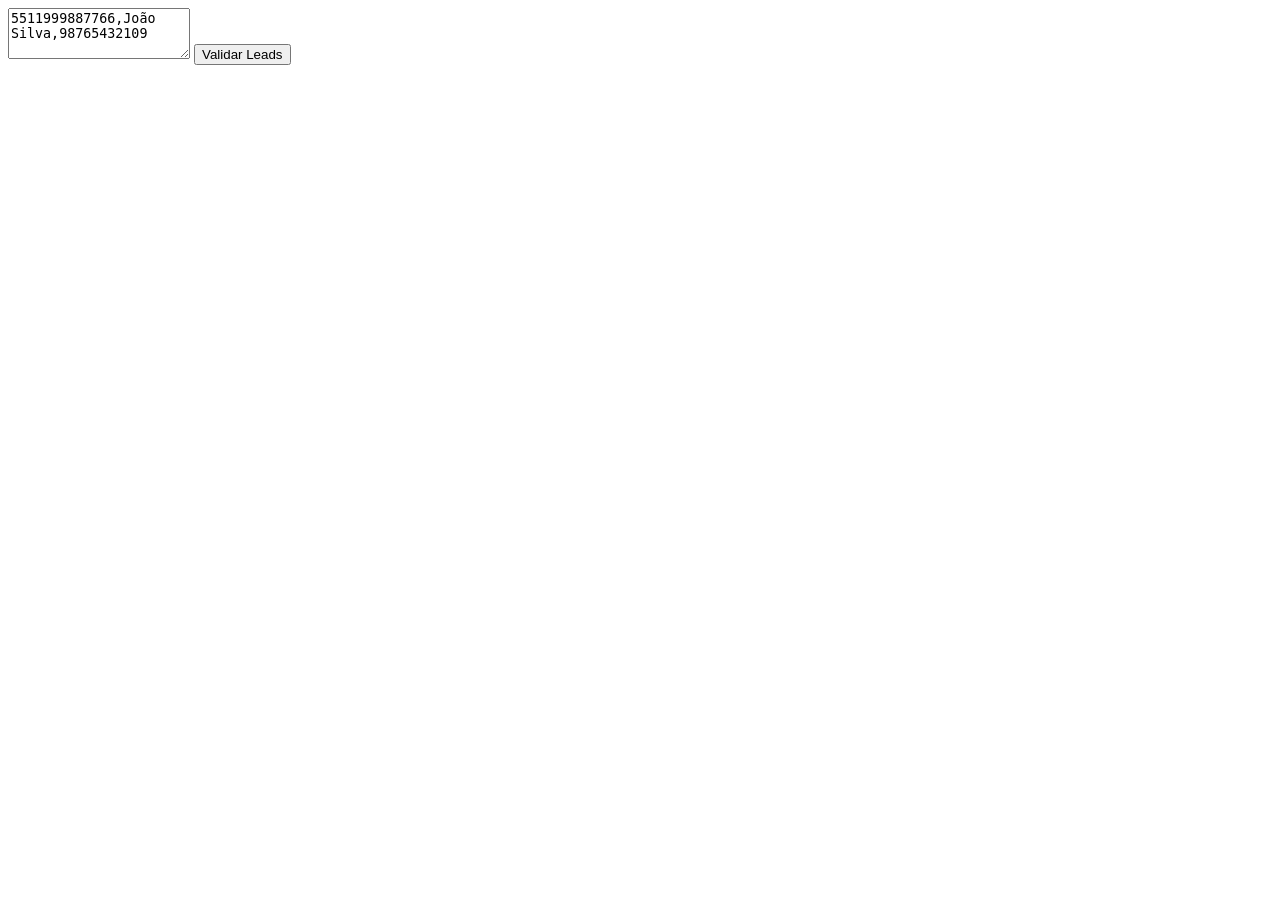
<file: debug_validate_button.html>
<!DOCTYPE html>
<html>
<head>
    <title>Debug Validate Button</title>
</head>
<body>
    <textarea id="leadsInput" rows="3">5511999887766,João Silva,98765432109</textarea>
    <button id="validateLeadsBtn">Validar Leads</button>
    <div id="result"></div>

    <script>
    document.addEventListener('DOMContentLoaded', function() {
        console.log('DOM loaded');
        
        const btn = document.getElementById('validateLeadsBtn');
        console.log('Button found:', btn);
        
        if (btn) {
            btn.addEventListener('click', async function() {
                console.log('Button clicked');
                const result = document.getElementById('result');
                result.innerHTML = 'Testing...';
                
                const leadsText = document.getElementById('leadsInput').value.trim();
                console.log('Leads text:', leadsText);
                
                try {
                    const response = await fetch('/api/validate-leads', {
                        method: 'POST',
                        headers: {
                            'Content-Type': 'application/json'
                        },
                        body: JSON.stringify({ leads: leadsText })
                    });
                    
                    const data = await response.json();
                    console.log('Response:', data);
                    result.innerHTML = JSON.stringify(data, null, 2);
                } catch (error) {
                    console.error('Error:', error);
                    result.innerHTML = 'Error: ' + error.message;
                }
            });
        } else {
            console.error('Button not found!');
        }
    });
    </script>
</body>
</html>
</file>
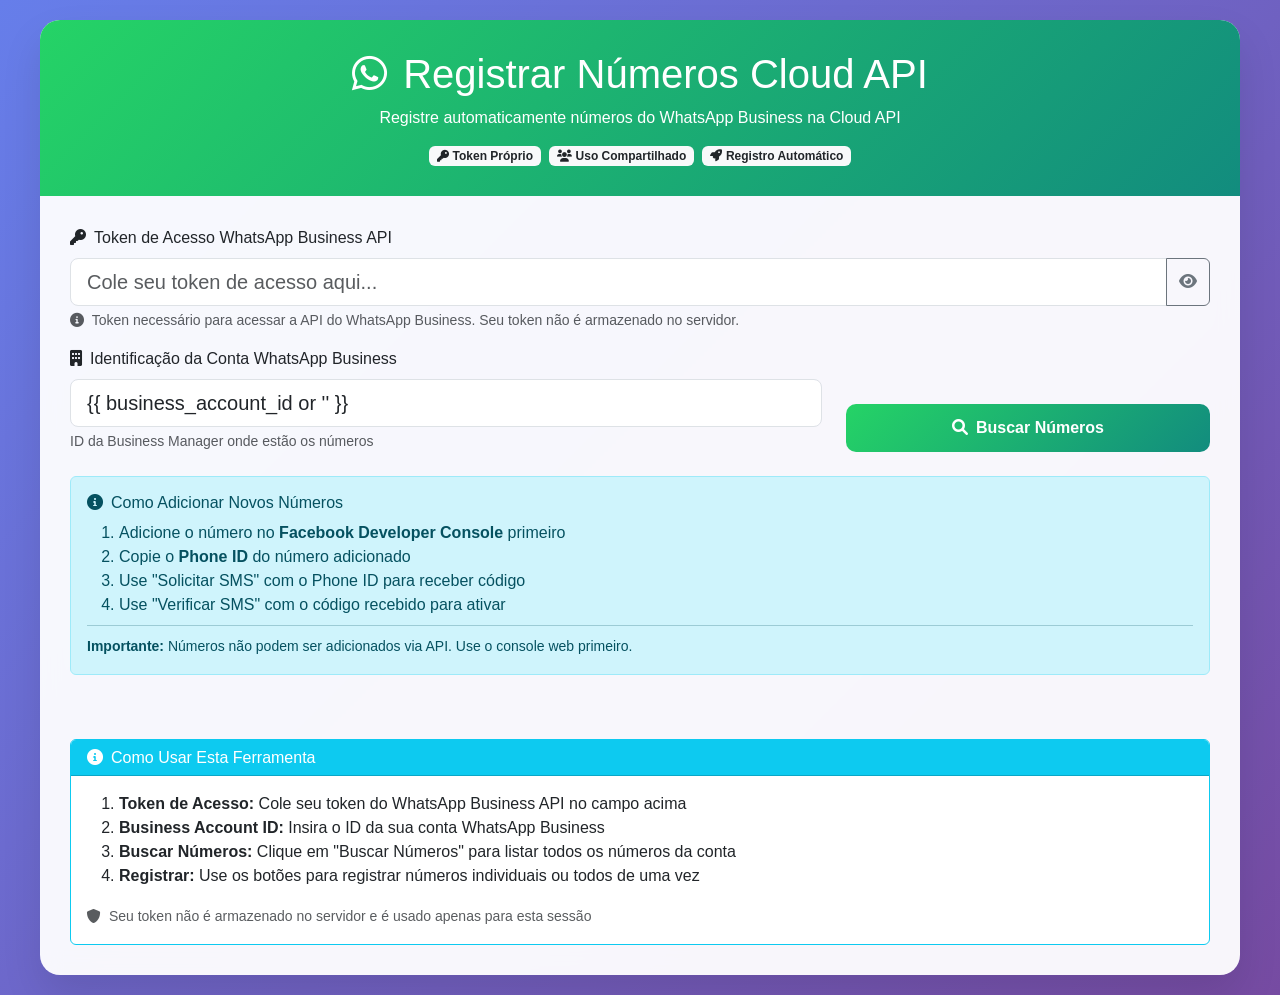
<file: templates/registrar.html>
<!DOCTYPE html>
<html lang="pt-BR">
<head>
    <meta charset="UTF-8">
    <meta name="viewport" content="width=device-width, initial-scale=1.0">
    <title>Registrar Números Cloud API - WhatsApp Business</title>
    <link href="https://cdn.jsdelivr.net/npm/bootstrap@5.3.0/dist/css/bootstrap.min.css" rel="stylesheet">
    <link href="https://cdnjs.cloudflare.com/ajax/libs/font-awesome/6.0.0/css/all.min.css" rel="stylesheet">
    <style>
        body {
            background: linear-gradient(135deg, #667eea 0%, #764ba2 100%);
            min-height: 100vh;
            font-family: 'Segoe UI', Tahoma, Geneva, Verdana, sans-serif;
        }
        .main-container {
            background: rgba(255, 255, 255, 0.95);
            border-radius: 20px;
            box-shadow: 0 20px 40px rgba(0,0,0,0.1);
            backdrop-filter: blur(10px);
            margin: 20px auto;
            max-width: 1200px;
        }
        .header-section {
            background: linear-gradient(135deg, #25D366 0%, #128C7E 100%);
            color: white;
            border-radius: 20px 20px 0 0;
            padding: 30px;
            text-align: center;
        }
        .form-section {
            padding: 30px;
        }
        .phone-card {
            border: 2px solid #e9ecef;
            border-radius: 15px;
            padding: 20px;
            margin-bottom: 20px;
            transition: all 0.3s ease;
        }
        .phone-card.verified {
            border-color: #28a745;
            background: rgba(40, 167, 69, 0.05);
        }
        .phone-card.pending {
            border-color: #ffc107;
            background: rgba(255, 193, 7, 0.05);
        }
        .phone-card.error {
            border-color: #dc3545;
            background: rgba(220, 53, 69, 0.05);
        }
        .status-badge {
            font-size: 0.8rem;
            padding: 5px 10px;
            border-radius: 20px;
        }
        .loading-spinner {
            display: none;
        }
        .progress-section {
            display: none;
            margin-top: 20px;
        }
        .btn-register {
            background: linear-gradient(135deg, #25D366 0%, #128C7E 100%);
            border: none;
            border-radius: 10px;
            padding: 12px 30px;
            color: white;
            font-weight: 600;
            transition: all 0.3s ease;
        }
        .btn-register:hover {
            transform: translateY(-2px);
            box-shadow: 0 5px 15px rgba(37, 211, 102, 0.3);
            color: white;
        }
        .phone-list {
            max-height: 600px;
            overflow-y: auto;
        }
    </style>
</head>
<body>
    <div class="container-fluid">
        <div class="main-container">
            <div class="header-section">
                <h1><i class="fab fa-whatsapp me-3"></i>Registrar Números Cloud API</h1>
                <p class="mb-0">Registre automaticamente números do WhatsApp Business na Cloud API</p>
                <div class="mt-3">
                    <div class="d-flex gap-2 justify-content-center">
                        <span class="badge bg-light text-dark"><i class="fas fa-key me-1"></i>Token Próprio</span>
                        <span class="badge bg-light text-dark"><i class="fas fa-users me-1"></i>Uso Compartilhado</span>
                        <span class="badge bg-light text-dark"><i class="fas fa-rocket me-1"></i>Registro Automático</span>
                    </div>
                </div>
            </div>

            <div class="form-section">
                <!-- Formulário de Busca -->
                <div class="row mb-4">
                    <div class="col-md-12 mb-3">
                        <label for="access_token" class="form-label">
                            <i class="fas fa-key me-2"></i>Token de Acesso WhatsApp Business API
                        </label>
                        <div class="input-group">
                            <input type="password" 
                                   class="form-control form-control-lg" 
                                   id="access_token" 
                                   placeholder="Cole seu token de acesso aqui...">
                            <button class="btn btn-outline-secondary" type="button" onclick="toggleTokenVisibility()">
                                <i class="fas fa-eye" id="toggleIcon"></i>
                            </button>
                        </div>
                        <div class="form-text">
                            <i class="fas fa-info-circle me-1"></i>
                            Token necessário para acessar a API do WhatsApp Business. Seu token não é armazenado no servidor.
                        </div>
                    </div>
                    <div class="col-md-8">
                        <label for="business_account_id" class="form-label">
                            <i class="fas fa-building me-2"></i>Identificação da Conta WhatsApp Business
                        </label>
                        <input type="text" 
                               class="form-control form-control-lg" 
                               id="business_account_id" 
                               placeholder="Ex: 639849885789886"
                               value="{{ business_account_id or '' }}">
                        <div class="form-text">ID da Business Manager onde estão os números</div>
                    </div>
                    <div class="col-md-4 d-flex align-items-end">
                        <button class="btn btn-register w-100" onclick="buscarNumeros()">
                            <i class="fas fa-search me-2"></i>Buscar Números
                        </button>
                    </div>
                </div>

                <div class="alert alert-info mb-3">
                    <h6 class="alert-heading"><i class="fas fa-info-circle me-2"></i>Como Adicionar Novos Números</h6>
                    <ol class="mb-0">
                        <li>Adicione o número no <strong>Facebook Developer Console</strong> primeiro</li>
                        <li>Copie o <strong>Phone ID</strong> do número adicionado</li>
                        <li>Use "Solicitar SMS" com o Phone ID para receber código</li>
                        <li>Use "Verificar SMS" com o código recebido para ativar</li>
                    </ol>
                    <hr class="my-2">
                    <small><strong>Importante:</strong> Números não podem ser adicionados via API. Use o console web primeiro.</small>
                </div>

                <!-- Loading -->
                <div class="loading-spinner text-center">
                    <div class="spinner-border text-success" role="status">
                        <span class="visually-hidden">Carregando...</span>
                    </div>
                    <p class="mt-3">Buscando números na Business Manager...</p>
                </div>

                <!-- Progress Section -->
                <div class="progress-section">
                    <h5><i class="fas fa-cogs me-2"></i>Progresso do Registro</h5>
                    <div class="progress mb-3">
                        <div class="progress-bar bg-success" role="progressbar" style="width: 0%"></div>
                    </div>
                    <div class="progress-text">Preparando...</div>
                </div>

                <!-- Lista de Números -->
                <div id="phone-results" class="phone-list"></div>

                <!-- Ações em Massa -->
                <div id="mass-actions" class="mt-4" style="display: none;">
                    <div class="d-flex gap-3 justify-content-center">
                        <button class="btn btn-register btn-lg" onclick="registrarTodos()">
                            <i class="fas fa-rocket me-2"></i>Registrar Todos na Cloud API
                        </button>
                        <button class="btn btn-outline-secondary btn-lg" onclick="verificarTodos()">
                            <i class="fas fa-sync me-2"></i>Verificar Status
                        </button>
                        <button class="btn btn-warning btn-lg" onclick="solicitarSMS()">
                            <i class="fas fa-sms me-2"></i>Solicitar SMS
                        </button>
                        <button class="btn btn-info btn-lg" onclick="verificarSMS()">
                            <i class="fas fa-sms me-2"></i>Verificar SMS
                        </button>
                    </div>
                </div>

                <!-- Instruções de Uso -->
                <div id="instructions" class="mt-5">
                    <div class="card border-info">
                        <div class="card-header bg-info text-white">
                            <h6 class="mb-0"><i class="fas fa-info-circle me-2"></i>Como Usar Esta Ferramenta</h6>
                        </div>
                        <div class="card-body">
                            <ol class="mb-0">
                                <li><strong>Token de Acesso:</strong> Cole seu token do WhatsApp Business API no campo acima</li>
                                <li><strong>Business Account ID:</strong> Insira o ID da sua conta WhatsApp Business</li>
                                <li><strong>Buscar Números:</strong> Clique em "Buscar Números" para listar todos os números da conta</li>
                                <li><strong>Registrar:</strong> Use os botões para registrar números individuais ou todos de uma vez</li>
                            </ol>
                            <div class="mt-3">
                                <small class="text-muted">
                                    <i class="fas fa-shield-alt me-1"></i>
                                    Seu token não é armazenado no servidor e é usado apenas para esta sessão
                                </small>
                            </div>
                        </div>
                    </div>
                </div>
            </div>
        </div>
    </div>

    <script src="https://cdn.jsdelivr.net/npm/bootstrap@5.3.0/dist/js/bootstrap.bundle.min.js"></script>
    <script>
        let currentBusinessAccount = '';
        let phoneNumbers = [];

        function toggleTokenVisibility() {
            const tokenInput = document.getElementById('access_token');
            const toggleIcon = document.getElementById('toggleIcon');
            
            if (tokenInput.type === 'password') {
                tokenInput.type = 'text';
                toggleIcon.className = 'fas fa-eye-slash';
            } else {
                tokenInput.type = 'password';
                toggleIcon.className = 'fas fa-eye';
            }
        }

        async function buscarNumeros() {
            const accessToken = document.getElementById('access_token').value.trim();
            const businessAccountId = document.getElementById('business_account_id').value.trim();
            
            if (!accessToken) {
                alert('Por favor, insira o Token de Acesso');
                return;
            }
            
            if (!businessAccountId) {
                alert('Por favor, insira a Identificação da Conta WhatsApp Business');
                return;
            }

            currentBusinessAccount = businessAccountId;
            
            // Mostrar loading
            document.querySelector('.loading-spinner').style.display = 'block';
            document.getElementById('phone-results').innerHTML = '';
            document.getElementById('mass-actions').style.display = 'none';

            try {
                const response = await fetch('/api/buscar-numeros', {
                    method: 'POST',
                    headers: {
                        'Content-Type': 'application/json',
                    },
                    body: JSON.stringify({
                        business_account_id: businessAccountId,
                        access_token: accessToken
                    })
                });

                const data = await response.json();
                
                if (data.success) {
                    phoneNumbers = data.phones;
                    exibirNumeros(data.phones);
                    document.getElementById('mass-actions').style.display = 'block';
                } else {
                    exibirErro('Erro ao buscar números', data.error);
                }
            } catch (error) {
                console.error('Erro:', error);
                exibirErro('Erro de Comunicação', 'Falha na comunicação com o servidor. Verifique sua conexão e tente novamente.');
            } finally {
                document.querySelector('.loading-spinner').style.display = 'none';
            }
        }

        function exibirErro(titulo, mensagem) {
            const container = document.getElementById('phone-results');
            container.innerHTML = `
                <div class="alert alert-danger">
                    <h6 class="alert-heading"><i class="fas fa-exclamation-triangle me-2"></i>${titulo}</h6>
                    <p class="mb-0">${mensagem}</p>
                    <hr>
                    <div class="mb-0">
                        <small><strong>Dicas:</strong></small>
                        <ul class="small mb-0">
                            <li>Verifique se o token foi copiado completamente</li>
                            <li>Certifique-se que o Business Account ID está correto</li>
                            <li>Confirme que o token tem permissões para WhatsApp Business</li>
                        </ul>
                    </div>
                </div>
            `;
        }

        function solicitarSMS() {
            const accessToken = document.getElementById('access_token').value.trim();
            
            if (!accessToken) {
                alert('Por favor, preencha o Token de Acesso primeiro');
                return;
            }
            
            const phoneId = prompt('⚠️ ATENÇÃO: Números devem ser adicionados primeiro no Facebook Developer Console!\n\nDigite o Phone ID do número que já está na Business Manager:');
            if (!phoneId) return;
            
            solicitarSMSAPI(phoneId, accessToken);
        }

        async function solicitarSMSAPI(phoneId, token) {
            try {
                const response = await fetch('/api/solicitar-sms', {
                    method: 'POST',
                    headers: {
                        'Content-Type': 'application/json'
                    },
                    body: JSON.stringify({
                        phone_id: phoneId,
                        access_token: token
                    })
                });

                const data = await response.json();
                
                if (data.success) {
                    alert(`✅ ${data.message}\n\n⚠️ IMPORTANTE: Anote o Phone ID: ${phoneId}\nVocê precisará dele para verificar o SMS.\n\nApós receber o SMS, clique em "Verificar SMS" e use:\n- Phone ID: ${phoneId}\n- Código SMS recebido`);
                    // Recarregar a lista de números
                    buscarNumeros();
                } else {
                    alert('❌ Erro ao solicitar SMS: ' + data.error);
                }
            } catch (error) {
                console.error('Erro:', error);
                alert('Erro na comunicação com o servidor');
            }
        }

        function verificarSMS() {
            const accessToken = document.getElementById('access_token').value.trim();
            
            if (!accessToken) {
                alert('Por favor, preencha o Token de Acesso primeiro');
                return;
            }
            
            const phoneId = prompt('Digite o Phone ID do número que recebeu o SMS:');
            if (!phoneId) return;
            
            const smsCode = prompt('Digite o código SMS recebido (6 dígitos):');
            if (!smsCode) return;
            
            verificarSMSAPI(phoneId, smsCode, accessToken);
        }

        async function verificarSMSAPI(phoneId, smsCode, token) {
            try {
                const response = await fetch('/api/verificar-sms', {
                    method: 'POST',
                    headers: {
                        'Content-Type': 'application/json'
                    },
                    body: JSON.stringify({
                        phone_id: phoneId,
                        sms_code: smsCode,
                        access_token: token
                    })
                });

                const data = await response.json();
                
                if (data.success) {
                    alert('✅ ' + data.message);
                    // Recarregar a lista de números
                    buscarNumeros();
                } else {
                    alert('❌ Erro: ' + data.error);
                }
            } catch (error) {
                console.error('Erro:', error);
                alert('Erro na comunicação com o servidor');
            }
        }

        function exibirNumeros(phones) {
            const container = document.getElementById('phone-results');
            
            if (phones.length === 0) {
                container.innerHTML = `
                    <div class="alert alert-warning text-center">
                        <i class="fas fa-exclamation-triangle me-2"></i>
                        Nenhum número encontrado nesta Business Manager
                    </div>
                `;
                return;
            }

            let html = `<h5 class="mb-3"><i class="fas fa-mobile-alt me-2"></i>Números Encontrados (${phones.length})</h5>`;
            
            phones.forEach((phone, index) => {
                const statusClass = phone.platform === 'CLOUD_API' ? 'verified' : 'pending';
                const statusIcon = phone.platform === 'CLOUD_API' ? 'fa-check-circle' : 'fa-clock';
                const statusText = phone.platform === 'CLOUD_API' ? 'Registrado' : 'Pendente';
                const statusBadge = phone.platform === 'CLOUD_API' ? 'bg-success' : 'bg-warning';

                html += `
                    <div class="phone-card ${statusClass}" id="phone-${index}">
                        <div class="row align-items-center">
                            <div class="col-md-3">
                                <h6 class="mb-1">
                                    <i class="fas fa-phone me-2"></i>${phone.display_phone_number}
                                </h6>
                                <small class="text-muted">ID: ${phone.id}</small>
                            </div>
                            <div class="col-md-4">
                                <div class="mb-1">
                                    <i class="fas fa-user me-2"></i>${phone.verified_name}
                                </div>
                                <div>
                                    <span class="status-badge ${statusBadge}">
                                        <i class="fas ${statusIcon} me-1"></i>${statusText}
                                    </span>
                                </div>
                            </div>
                            <div class="col-md-3">
                                <div><strong>Status:</strong> ${phone.code_verification_status}</div>
                                <div><strong>Qualidade:</strong> ${phone.quality_rating}</div>
                                <div><strong>Platform:</strong> ${phone.platform}</div>
                            </div>
                            <div class="col-md-2 text-end">
                                ${phone.platform !== 'CLOUD_API' ? `
                                    <button class="btn btn-sm btn-outline-success" onclick="registrarNumero(${index})">
                                        <i class="fas fa-plus me-1"></i>Registrar
                                    </button>
                                ` : `
                                    <span class="text-success">
                                        <i class="fas fa-check-circle fa-2x"></i>
                                    </span>
                                `}
                            </div>
                        </div>
                    </div>
                `;
            });

            container.innerHTML = html;
        }

        async function registrarNumero(index) {
            const accessToken = document.getElementById('access_token').value.trim();
            const phone = phoneNumbers[index];
            const phoneCard = document.getElementById(`phone-${index}`);
            
            if (!accessToken) {
                alert('Token de acesso é obrigatório');
                return;
            }
            
            // Mostrar loading no card
            phoneCard.innerHTML = `
                <div class="text-center">
                    <div class="spinner-border spinner-border-sm text-success me-2"></div>
                    Registrando ${phone.display_phone_number}...
                </div>
            `;

            try {
                const response = await fetch('/api/registrar-numero', {
                    method: 'POST',
                    headers: {
                        'Content-Type': 'application/json',
                    },
                    body: JSON.stringify({
                        phone_id: phone.id,
                        phone_number: phone.display_phone_number,
                        access_token: accessToken
                    })
                });

                const data = await response.json();
                
                if (data.success) {
                    phone.platform = 'CLOUD_API';
                    phoneNumbers[index] = phone;
                    exibirNumeros(phoneNumbers);
                } else {
                    alert(`Erro ao registrar ${phone.display_phone_number}: ${data.error}`);
                    exibirNumeros(phoneNumbers);
                }
            } catch (error) {
                console.error('Erro:', error);
                alert('Erro na comunicação com o servidor');
                exibirNumeros(phoneNumbers);
            }
        }

        async function registrarTodos() {
            const accessToken = document.getElementById('access_token').value.trim();
            const numerosParaRegistrar = phoneNumbers.filter(phone => phone.platform !== 'CLOUD_API');
            
            if (!accessToken) {
                alert('Token de acesso é obrigatório');
                return;
            }
            
            if (numerosParaRegistrar.length === 0) {
                alert('Todos os números já estão registrados na Cloud API');
                return;
            }

            if (!confirm(`Registrar ${numerosParaRegistrar.length} números na Cloud API?`)) {
                return;
            }

            // Mostrar progress
            const progressSection = document.querySelector('.progress-section');
            const progressBar = document.querySelector('.progress-bar');
            const progressText = document.querySelector('.progress-text');
            
            progressSection.style.display = 'block';
            progressBar.style.width = '0%';
            progressText.textContent = 'Iniciando registro em massa...';

            for (let i = 0; i < numerosParaRegistrar.length; i++) {
                const phone = numerosParaRegistrar[i];
                const progress = ((i + 1) / numerosParaRegistrar.length) * 100;
                
                progressBar.style.width = progress + '%';
                progressText.textContent = `Registrando ${phone.display_phone_number} (${i + 1}/${numerosParaRegistrar.length})`;

                try {
                    const response = await fetch('/api/registrar-numero', {
                        method: 'POST',
                        headers: {
                            'Content-Type': 'application/json',
                        },
                        body: JSON.stringify({
                            phone_id: phone.id,
                            phone_number: phone.display_phone_number,
                            access_token: accessToken
                        })
                    });

                    const data = await response.json();
                    
                    if (data.success) {
                        // Atualizar status na lista
                        const phoneIndex = phoneNumbers.findIndex(p => p.id === phone.id);
                        if (phoneIndex !== -1) {
                            phoneNumbers[phoneIndex].platform = 'CLOUD_API';
                        }
                    }
                } catch (error) {
                    console.error(`Erro ao registrar ${phone.display_phone_number}:`, error);
                }

                // Pequena pausa entre registros
                await new Promise(resolve => setTimeout(resolve, 500));
            }

            progressText.textContent = 'Registro concluído!';
            
            // Atualizar exibição
            setTimeout(() => {
                exibirNumeros(phoneNumbers);
                progressSection.style.display = 'none';
            }, 1000);
        }

        async function verificarTodos() {
            await buscarNumeros();
        }

        // Auto-buscar se business_account_id estiver preenchido
        window.addEventListener('load', function() {
            const businessAccountId = document.getElementById('business_account_id').value;
            if (businessAccountId.trim()) {
                buscarNumeros();
            }
        });
    </script>
</body>
</html>
</file>
